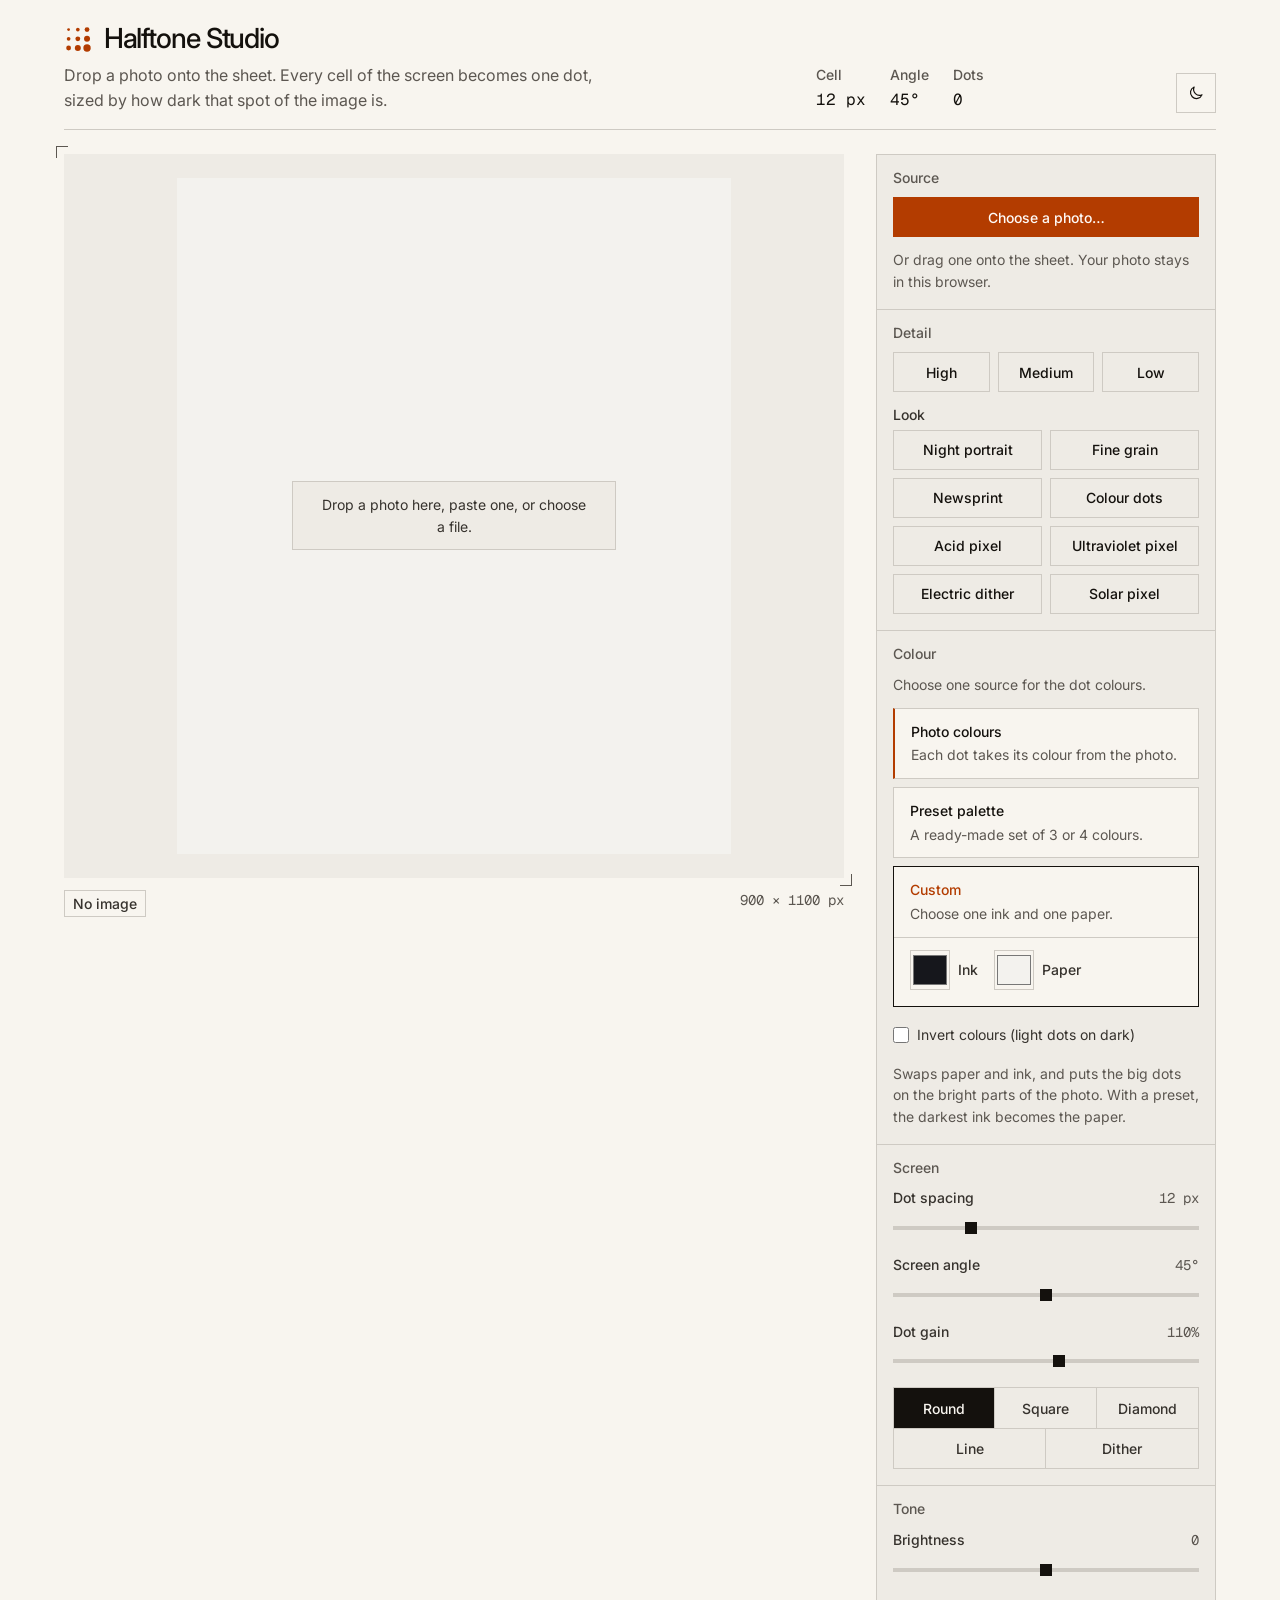
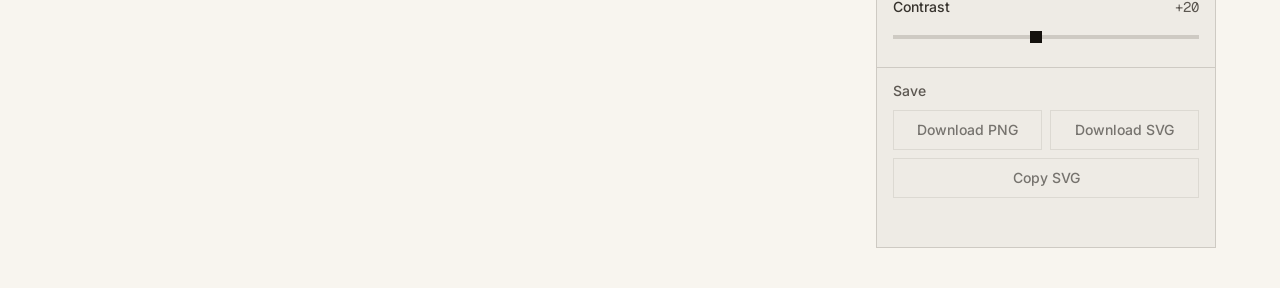
<file: index.html>
<!doctype html>
<html lang="en">
<head>
<meta charset="utf-8">
<meta name="viewport" content="width=device-width, initial-scale=1, viewport-fit=cover">

<title>Halftone Studio: create halftone images from your photos</title>
<meta name="description" content="Create halftone and dither images from your photos. Choose the dot screen, tone and ink, then save as PNG or SVG. Your photo never leaves your device.">
<link rel="canonical" href="https://makehalftone.pages.dev/">
<meta name="theme-color" content="#f8f5ef" media="(prefers-color-scheme: light)">
<meta name="theme-color" content="#030201" media="(prefers-color-scheme: dark)">
<meta name="color-scheme" content="dark light">
<meta name="referrer" content="strict-origin-when-cross-origin">

<link rel="icon" href="favicon.ico" sizes="32x32">
<link rel="icon" href="assets/icons/icon.svg" type="image/svg+xml">
<link rel="apple-touch-icon" href="assets/icons/apple-touch-icon.png">
<link rel="manifest" href="site.webmanifest">

<meta property="og:type" content="website">
<meta property="og:site_name" content="Halftone Studio">
<meta property="og:title" content="Halftone Studio: create halftone images from your photos">
<meta property="og:description" content="Create halftone and dither images from your photos in the browser. Choose the dot screen, tone and ink, then save as PNG or SVG.">
<meta property="og:url" content="https://makehalftone.pages.dev/">
<meta property="og:image" content="https://makehalftone.pages.dev/assets/img/og-image.png">
<meta property="og:image:width" content="1200">
<meta property="og:image:height" content="630">
<meta property="og:image:alt" content="Halftone Studio on a dark background beside a grid of orange dots that grow from small to large.">
<meta property="og:locale" content="en_US">
<meta name="twitter:card" content="summary_large_image">
<meta name="twitter:title" content="Halftone Studio: create halftone images from your photos">
<meta name="twitter:description" content="Create halftone and dither images from your photos in the browser. Choose the dot screen, tone and ink, then save as PNG or SVG.">
<meta name="twitter:image" content="https://makehalftone.pages.dev/assets/img/og-image.png">
<meta name="twitter:image:alt" content="Halftone Studio on a dark background beside a grid of orange dots that grow from small to large.">

<script type="application/ld+json">
{
  "@context": "https://schema.org",
  "@graph": [
    {
      "@type": "WebSite",
      "@id": "https://makehalftone.pages.dev/#website",
      "url": "https://makehalftone.pages.dev/",
      "name": "Halftone Studio",
      "description": "Create halftone and dither images from your photos in the browser.",
      "inLanguage": "en"
    },
    {
      "@type": "WebApplication",
      "@id": "https://makehalftone.pages.dev/#app",
      "url": "https://makehalftone.pages.dev/",
      "name": "Halftone Studio",
      "description": "Turn a photo into a halftone or dither image in the browser. Choose the dot screen, tone and ink, then save as PNG or SVG.",
      "applicationCategory": "MultimediaApplication",
      "operatingSystem": "Any (runs in a web browser)",
      "browserRequirements": "Requires JavaScript and HTML canvas support",
      "inLanguage": "en",
      "isPartOf": { "@id": "https://makehalftone.pages.dev/#website" }
    }
  ]
}
</script>

<link rel="preconnect" href="https://fonts.googleapis.com">
<link rel="preconnect" href="https://fonts.gstatic.com" crossorigin>
<link href="https://fonts.googleapis.com/css2?family=Geist+Mono:wght@400&family=Inter:wght@400;500&display=swap" rel="stylesheet">
<script src="assets/js/theme.js"></script>
<link rel="stylesheet" href="assets/css/tokens.css">
<link rel="stylesheet" href="assets/css/base.css">
<link rel="stylesheet" href="assets/css/styles.css">
<link rel="stylesheet" href="assets/css/app.css">
<script src="assets/js/app.js" defer></script>
<script data-goatcounter="https://makehalftone.goatcounter.com/count" async src="//gc.zgo.at/count.js"></script>
</head>
<body>
<a class="skip" href="#main">Skip to the tool</a>
<div class="container shell">
  <header class="bar">
    <div>
      <h1 class="logo"><svg class="mark" viewBox="0 0 24 24" fill="currentColor" aria-hidden="true"><circle cx="4" cy="4" r="1.2"/><circle cx="12" cy="4" r="1.6"/><circle cx="20" cy="4" r="2.1"/><circle cx="4" cy="12" r="1.6"/><circle cx="12" cy="12" r="2.1"/><circle cx="20" cy="12" r="2.6"/><circle cx="4" cy="20" r="2.1"/><circle cx="12" cy="20" r="2.6"/><circle cx="20" cy="20" r="3.2"/></svg>Halftone Studio</h1>
      <p class="lede">Drop a photo onto the sheet. Every cell of the screen becomes one dot, sized by how dark that spot of the image is.</p>
    </div>
    <button class="btn btn--theme" id="theme" type="button" aria-label="Switch to light mode" data-next="light">
      <svg class="i-sun" viewBox="0 0 24 24" width="18" height="18" fill="none" stroke="currentColor" stroke-width="1.6" stroke-linecap="round" aria-hidden="true"><circle cx="12" cy="12" r="4"/><path d="M12 2v2M12 20v2M4.9 4.9l1.4 1.4M17.7 17.7l1.4 1.4M2 12h2M20 12h2M4.9 19.1l1.4-1.4M17.7 6.3l1.4-1.4"/></svg>
      <svg class="i-moon" viewBox="0 0 24 24" width="18" height="18" fill="none" stroke="currentColor" stroke-width="1.6" stroke-linecap="round" stroke-linejoin="round" aria-hidden="true"><path d="M20 14.5A8 8 0 0 1 9.5 4 8 8 0 1 0 20 14.5z"/></svg>
    </button>
    <dl class="spec" id="spec" aria-label="Current screen">
      <div><dt>Cell</dt><dd id="specCell">12 px</dd></div>
      <div><dt>Angle</dt><dd id="specAngle">45°</dd></div>
      <div><dt>Dots</dt><dd id="specDots">0</dd></div>
    </dl>
  </header>

  <main class="main" id="main" tabindex="-1">
    <section class="stage" aria-label="Proof">
      <div class="well ticks drop" id="drop">
        <canvas id="out" width="900" height="1100" role="img" aria-label="Halftone render preview">Your browser does not support canvas, so the halftone preview cannot be shown.</canvas>
        <div class="empty" id="empty"><p>Drop a photo here, paste one, or choose a file.</p></div>
      </div>
      <div class="marks"><span class="tag" id="srcTag" data-state="empty">No image</span><span class="num" id="dims">900 × 1100 px</span></div>
    </section>

    <aside aria-label="Controls">
      <div class="group">
        <h2>Source</h2>
        <input type="file" id="file" accept="image/*" hidden>
        <button class="btn btn--primary" id="pick" type="button">Choose a photo…</button>
        <p class="hint">Or drag one onto the sheet. Your photo stays in this browser.</p>
      </div>

      <div class="group">
        <h2>Detail</h2>
        <div class="chips" id="detailChips" role="group" aria-label="Detail presets"></div>
        <div class="row"><span class="sublabel" id="lookLbl">Look</span><div class="looks" id="lookChips" role="group" aria-labelledby="lookLbl"></div></div>
      </div>

      <div class="group">
        <h2>Colour</h2>
        <p class="hint">Choose one source for the dot colours.</p>
        <div class="modes" role="radiogroup" aria-label="Colour source">
          <div class="mode mode--lead">
            <input type="radio" name="colorsrc" id="cs-photo" value="photo">
            <label for="cs-photo"><span class="mode-title">Photo colours</span><span class="mode-desc">Each dot takes its colour from the photo.</span></label>
            <div class="mode-body" id="mb-photo" hidden>
              <div class="colors"><label><input type="color" id="paperP" value="#f3f2ee"> Paper</label></div>
            </div>
          </div>
          <div class="mode">
            <input type="radio" name="colorsrc" id="cs-preset" value="preset">
            <label for="cs-preset"><span class="mode-title">Preset palette</span><span class="mode-desc">A ready-made set of 3 or 4 colours.</span></label>
            <div class="mode-body" id="mb-preset" hidden>
              <div class="mode-row">
                <label class="sublabel" for="palette">Palette</label>
                <button class="btn btn--icon" id="shuffle" type="button" aria-label="Shuffle colour order" title="Shuffle colour order">
                  <svg viewBox="0 0 24 24" width="16" height="16" fill="none" stroke="currentColor" stroke-width="1.6" stroke-linecap="round" stroke-linejoin="round" aria-hidden="true"><path d="M3 7h3.5c4 0 6 10 11 10H21M3 17h3.5c1.7 0 3-.9 4-2.2M13.5 9.2C14.6 7.9 15.9 7 17.5 7H21M18.5 4.5 21 7l-2.5 2.5M18.5 14.5 21 17l-2.5 2.5"/></svg>
                </button>
              </div>
              <div class="select"><select id="palette"></select></div>
              <div class="preview" id="palettePreview" role="img"></div>
            </div>
          </div>
          <div class="mode">
            <input type="radio" name="colorsrc" id="cs-custom" value="custom" checked>
            <label for="cs-custom"><span class="mode-title">Custom</span><span class="mode-desc">Choose one ink and one paper.</span></label>
            <div class="mode-body" id="mb-custom">
              <div class="colors">
                <label><input type="color" id="ink" value="#16171c"> Ink</label>
                <label><input type="color" id="paperC" value="#f3f2ee"> Paper</label>
              </div>
            </div>
          </div>
        </div>
        <label class="check"><input type="checkbox" id="invert"> Invert colours (light dots on dark)</label>
        <p class="hint">Swaps paper and ink, and puts the big dots on the bright parts of the photo. With a preset, the darkest ink becomes the paper.</p>
      </div>

      <div class="group">
        <h2>Screen</h2>
        <div class="row"><label for="cell">Dot spacing <output id="cellO"></output></label><input type="range" id="cell" min="3" max="40" value="12"></div>
        <div class="row"><label for="angle">Screen angle <output id="angleO"></output></label><input type="range" id="angle" min="0" max="90" value="45"></div>
        <div class="row"><label for="gain">Dot gain <output id="gainO"></output></label><input type="range" id="gain" min="50" max="160" value="110"></div>
        <div class="seg" role="radiogroup" aria-label="Dot shape">
          <input type="radio" name="shape" id="sh-c" value="circle" checked><label for="sh-c">Round</label>
          <input type="radio" name="shape" id="sh-s" value="square"><label for="sh-s">Square</label>
          <input type="radio" name="shape" id="sh-d" value="diamond"><label for="sh-d">Diamond</label>
          <input type="radio" name="shape" id="sh-l" value="line"><label for="sh-l">Line</label>
          <input type="radio" name="shape" id="sh-p" value="dither"><label for="sh-p">Dither</label>
        </div>
      </div>

      <div class="group">
        <h2>Tone</h2>
        <div class="row"><label for="bright">Brightness <output id="brightO"></output></label><input type="range" id="bright" min="-60" max="60" value="0"></div>
        <div class="row"><label for="contrast">Contrast <output id="contrastO"></output></label><input type="range" id="contrast" min="-50" max="100" value="20"></div>
      </div>

      <div class="group">
        <h2>Save</h2>
        <div class="btns">
          <button class="btn" type="button" id="png" disabled>Download PNG</button>
          <button class="btn" type="button" id="svg" disabled>Download SVG</button>
          <button class="btn btn--wide" type="button" id="copy" disabled>Copy SVG</button>
        </div>
        <p id="toast" role="status"></p>
        <div class="savebox" id="svgbox" hidden>
          <p class="hint">Copy didn’t go through here. Select all in the box below and copy it.</p>
          <textarea id="svgText" readonly aria-label="SVG source"></textarea>
        </div>
      </div>
    </aside>
  </main>
</div>
<noscript><p class="container noscript">Halftone Studio needs JavaScript to turn a photo into a halftone image.</p></noscript>

</body>
</html>
</file>
<file: assets/css/tokens.css>
:root {
  color-scheme: dark;
  --space-3xs: 2px; --space-2xs: 4px; --space-xs: 8px; --space-sm: 12px; --space-md: 16px; --space-lg: 24px; --space-xl: 40px; --space-3xl: 96px;
  --text-xs: 0.75rem; --text-sm: 0.875rem; --text-md: 1rem; --text-3xl: 2.074rem; --text-display: 1.728rem; --text-section: 1.2rem;
  --ease-out: cubic-bezier(0.16, 1, 0.3, 1);
  --dur-micro: 120ms;
  --container: 1440px; --gutter: 64px; --gap-columns: 32px; --z-raised: 10; --z-sticky-nav: 300;
  --color-paper: oklch(9% 0.008 75); --color-paper-2: oklch(12.5% 0.009 75); --color-paper-3: oklch(6.5% 0.007 75);
  --color-ink: oklch(94% 0.010 80); --color-ink-2: oklch(84% 0.011 80); --color-muted: oklch(68% 0.012 80);
  --color-rule: oklch(25% 0.010 78);
  --color-accent: oklch(72% 0.17 45); --color-accent-ink: oklch(10% 0.02 45); --color-focus: oklch(78% 0.15 45);
  --font-display: "Inter", ui-sans-serif, system-ui, sans-serif; --font-body: var(--font-display);
  --font-outlier: "Geist Mono", ui-monospace, monospace; --rule-hair: 1px;
  --tracking-display: -0.04em; --display-weight: 500;
}
@media (prefers-color-scheme: light) {
  :root:not([data-theme="dark"]) {
    color-scheme: light;
    --color-paper: oklch(97% 0.008 80); --color-paper-2: oklch(94% 0.009 80); --color-paper-3: oklch(99% 0.005 80);
    --color-ink: oklch(18% 0.010 75); --color-ink-2: oklch(32% 0.010 75); --color-muted: oklch(46% 0.012 75);
    --color-rule: oklch(84% 0.010 78);
    --color-accent: oklch(52% 0.17 45); --color-accent-ink: oklch(99% 0.008 45); --color-focus: oklch(50% 0.16 45);
  }
}
:root[data-theme="light"] {
  color-scheme: light;
  --color-paper: oklch(97% 0.008 80); --color-paper-2: oklch(94% 0.009 80); --color-paper-3: oklch(99% 0.005 80);
  --color-ink: oklch(18% 0.010 75); --color-ink-2: oklch(32% 0.010 75); --color-muted: oklch(46% 0.012 75);
  --color-rule: oklch(84% 0.010 78);
  --color-accent: oklch(52% 0.17 45); --color-accent-ink: oklch(99% 0.008 45); --color-focus: oklch(50% 0.16 45);
}
</file>
<file: assets/css/base.css>
*, *::before, *::after { box-sizing: border-box; }
html, body { overflow-x: clip; }
html { scrollbar-color: var(--color-muted) var(--color-paper); scroll-padding-top: var(--space-3xl); }
body { margin: 0; background: var(--color-paper); color: var(--color-ink); font-family: var(--font-body); font-size: var(--text-md); line-height: 1.55; -webkit-font-smoothing: antialiased; caret-color: var(--color-accent); }
::selection { background: color-mix(in oklab, var(--color-accent) 35%, transparent); color: var(--color-ink); }
:focus-visible { outline: 2px solid var(--color-focus); outline-offset: 2px; }
a { color: inherit; text-decoration-thickness: 1px; text-underline-offset: 0.16em; }
h1, h2 { margin: 0; font-family: var(--font-display); font-weight: var(--display-weight, 700); font-synthesis: none; letter-spacing: var(--tracking-display); line-height: 1.05; overflow-wrap: break-word; min-width: 0; text-wrap: balance; }
h1 { max-width: 20ch; font-size: var(--text-display); } h2 { max-width: 30ch; font-size: var(--text-section); }
p { margin: 0; text-wrap: pretty; }
p:not([class]) { max-width: 65ch; }
[hidden] { display: none !important; }
button, input, select, textarea { font: inherit; }
.container { width: 100%; max-width: var(--container); margin-inline: auto; padding-inline: var(--gutter); box-sizing: border-box; }
.num { font-variant-numeric: tabular-nums; }
@media (max-width: 60rem) { :root { --gutter: 24px; } }
@media (max-width: 40rem) { :root { --gutter: 16px; --gap-columns: 16px; } }
@media (prefers-reduced-motion: reduce) { *, *::before, *::after { animation-duration: 0.01ms !important; animation-iteration-count: 1 !important; transition-duration: 0.01ms !important; scroll-behavior: auto !important; } }
</file>
<file: assets/css/styles.css>
/* Hallmark · shape: app screen · genre: modern-minimal · theme: Rim (deal 2/3, seed browser-tool-turns-photo-ad29·c9245f0f·2026-10-22·r0) · redesign: full
 * nav: none, a title bar over one workspace · signature: the empty sheet that becomes the proof when a photo lands · states: empty, loaded, drag-over, copy fallback
 * axes: dark/grotesk-sans/warm · posture: committed · contrast: pass · v2.0.0 */
/* Hallmark · pre-emit critique: P3 H4 E4 S3 R5 V3 · weakest: P/S, a one-screen tool has little to argue; held it to a blank sheet, hairlines and mono readouts so the photo is the only colour */
.shell { padding-block: var(--space-lg) var(--space-xl); display: grid; gap: var(--space-lg); }
.bar { display: flex; flex-wrap: wrap; align-items: flex-end; justify-content: space-between; gap: var(--space-md); padding-block-end: var(--space-md); border-block-end: var(--rule-hair) solid var(--color-rule); }
.bar h1 { max-width: none; }
.logo, .brand a { display: inline-flex; align-items: center; gap: var(--space-sm); }
.mark { width: 1em; height: 1em; flex: none; color: var(--color-accent); }
.btn.btn--theme { order: 2; display: inline-grid; place-items: center; width: 40px; padding: 0; }
.btn--theme svg { grid-area: 1 / 1; }
.btn--theme[data-next="light"] .i-moon, .btn--theme[data-next="dark"] .i-sun { display: none; }
.lede { margin-block-start: var(--space-2xs); color: var(--color-muted); font-size: var(--text-md); max-width: 56ch; }
.spec { margin: 0; display: grid; grid-auto-flow: column; gap: var(--space-lg); }
.spec div { display: grid; gap: var(--space-3xs); }
.spec dt { font-size: var(--text-sm); font-weight: 500; color: var(--color-muted); }
.spec dd { margin: 0; font-family: var(--font-outlier); font-size: var(--text-md); font-variant-numeric: tabular-nums; color: var(--color-ink); }
.well { position: relative; background: var(--color-paper-2); }
.ticks::before, .ticks::after { content: ""; position: absolute; width: 12px; height: 12px; border: 0 solid var(--color-muted); pointer-events: none; z-index: var(--z-raised); }
.ticks::before { top: calc(-1 * var(--space-xs)); left: calc(-1 * var(--space-xs)); border-width: 1px 0 0 1px; }
.ticks::after { right: calc(-1 * var(--space-xs)); bottom: calc(-1 * var(--space-xs)); border-width: 0 1px 1px 0; }
.btn { min-height: 40px; padding: 0 var(--space-md); border: var(--rule-hair) solid var(--color-rule); border-radius: 0; background: transparent; color: var(--color-ink); font-weight: 500; font-size: var(--text-sm); cursor: pointer; transition: background-color var(--dur-micro) var(--ease-out), border-color var(--dur-micro) var(--ease-out), color var(--dur-micro) var(--ease-out); }
.btn:hover { border-color: var(--color-muted); background: var(--color-paper-3); }
.btn:active { background: var(--color-paper); }
.btn:disabled { opacity: 0.55; cursor: not-allowed; background: transparent; border-color: var(--color-rule); }
.btn--primary { background: var(--color-accent); border-color: var(--color-accent); color: var(--color-accent-ink); }
.btn--primary:hover { background: var(--color-accent); border-color: var(--color-ink); }
.btn--primary:active { background: var(--color-accent); border-color: var(--color-accent); opacity: 0.85; }
.skip { position: absolute; inset-inline-start: var(--space-md); inset-block-start: calc(-1 * var(--space-3xl)); z-index: var(--z-sticky-nav); padding: var(--space-xs) var(--space-md); background: var(--color-accent); color: var(--color-accent-ink); font-weight: 500; text-decoration: none; }
.skip:focus-visible { inset-block-start: var(--space-md); }
main:focus { outline: none; }
a.btn { display: inline-grid; place-items: center; text-decoration: none; }

@media (max-width: 60rem) {
  .spec { gap: var(--space-md); }
  .btn { min-height: 44px; }
  .btn.btn--theme { width: 44px; }
}
@media (max-width: 40rem) {
  .bar { align-items: flex-start; }
}
</file>
<file: assets/css/app.css>
.main { display: grid; grid-template-columns: minmax(0, 1fr) 340px; gap: var(--gap-columns); align-items: start; }
.stage { display: grid; gap: var(--space-sm); min-width: 0; }
.drop { display: grid; place-items: center; min-height: 320px; padding: var(--space-lg); outline: 1px solid transparent; outline-offset: -1px; }
.drop.over { outline-color: var(--color-accent); }
#out { display: block; max-width: 100%; max-height: calc(100dvh - 14rem); height: auto; }
.empty { position: absolute; inset: 0; display: grid; place-items: center; pointer-events: none; }
.empty p { max-width: 36ch; padding: var(--space-sm) var(--space-md); background: var(--color-paper-2); border: var(--rule-hair) solid var(--color-rule); color: var(--color-ink-2); font-size: var(--text-sm); text-align: center; }
.marks { display: flex; justify-content: space-between; flex-wrap: wrap; gap: var(--space-xs); font-size: var(--text-sm); color: var(--color-muted); }
.marks .num { font-family: var(--font-outlier); }
.tag { display: inline-block; padding: var(--space-3xs) var(--space-xs); border: var(--rule-hair) solid var(--color-rule); color: var(--color-ink-2); font-weight: 500; max-width: 100%; overflow: hidden; text-overflow: ellipsis; white-space: nowrap; }
.tag[data-state="loaded"] { border-color: var(--color-accent); color: var(--color-accent); }
aside { display: grid; align-content: start; background: var(--color-paper-2); border: var(--rule-hair) solid var(--color-rule); }
.group { display: grid; gap: var(--space-sm); padding: var(--space-md); border-block-start: var(--rule-hair) solid var(--color-rule); }
.group:first-child { border-block-start: 0; }
.group h2 { font-size: var(--text-sm); font-weight: 500; letter-spacing: 0; color: var(--color-muted); max-width: none; }
.row { display: grid; gap: var(--space-2xs); }
.row label { display: flex; justify-content: space-between; align-items: baseline; font-size: var(--text-sm); font-weight: 500; color: var(--color-ink-2); }
.row output { font-family: var(--font-outlier); font-size: var(--text-sm); font-weight: 400; color: var(--color-muted); font-variant-numeric: tabular-nums; }
input[type=range] { -webkit-appearance: none; appearance: none; width: 100%; height: 28px; margin: 0; background: transparent; cursor: pointer; }
input[type=range]::-webkit-slider-runnable-track { height: 4px; background: var(--color-rule); }
input[type=range]::-moz-range-track { height: 4px; background: var(--color-rule); }
input[type=range]::-webkit-slider-thumb { -webkit-appearance: none; width: 12px; height: 12px; margin-top: calc(-1 * var(--space-2xs)); border: 0; border-radius: 0; background: var(--color-ink); transition: background-color var(--dur-micro) var(--ease-out); }
input[type=range]::-moz-range-thumb { width: 12px; height: 12px; border: 0; border-radius: 0; background: var(--color-ink); transition: background-color var(--dur-micro) var(--ease-out); }
input[type=range]:hover::-webkit-slider-thumb { background: var(--color-accent); }
input[type=range]:hover::-moz-range-thumb { background: var(--color-accent); }
input[type=range]:active::-webkit-slider-thumb { background: var(--color-accent); }
input[type=range]:active::-moz-range-thumb { background: var(--color-accent); }
input[type=range]:focus-visible { outline: 2px solid var(--color-focus); outline-offset: 2px; }
.seg { position: relative; display: grid; grid-template-columns: repeat(6, minmax(0, 1fr)); border: var(--rule-hair) solid var(--color-rule); }
.seg input { position: absolute; opacity: 0; pointer-events: none; }
.seg label { display: grid; place-items: center; min-height: 40px; padding-inline: var(--space-2xs); font-size: var(--text-sm); font-weight: 500; color: var(--color-ink-2); cursor: pointer; border-inline-end: var(--rule-hair) solid var(--color-rule); transition: background-color var(--dur-micro) var(--ease-out), color var(--dur-micro) var(--ease-out); }
.seg label { grid-column: span 2; }
.seg label:nth-of-type(n+4) { grid-column: span 3; border-block-start: var(--rule-hair) solid var(--color-rule); }
.seg label:nth-of-type(3), .seg label:last-of-type { border-inline-end: 0; }
.seg label:hover { background: var(--color-paper-3); }
.seg input:checked + label { background: var(--color-ink); color: var(--color-paper); }
.seg input:focus-visible + label { outline: 2px solid var(--color-focus); outline-offset: -2px; }
.colors { display: flex; gap: var(--space-md); flex-wrap: wrap; align-items: center; }
.colors label { display: flex; align-items: center; gap: var(--space-xs); font-size: var(--text-sm); font-weight: 500; color: var(--color-ink-2); }
input[type=color] { width: 40px; height: 40px; padding: 0; border: var(--rule-hair) solid var(--color-rule); background: none; cursor: pointer; }
input[type=color]:hover { border-color: var(--color-muted); }
.check { display: flex; gap: var(--space-xs); align-items: center; min-height: 32px; font-size: var(--text-sm); color: var(--color-ink-2); cursor: pointer; }
input[type=checkbox] { width: 16px; height: 16px; margin: 0; accent-color: var(--color-accent); }
.btns { display: grid; grid-template-columns: 1fr 1fr; gap: var(--space-xs); }
.btn--wide { grid-column: 1 / -1; }
.hint { font-size: var(--text-sm); color: var(--color-muted); margin: 0; }
#toast { font-family: var(--font-outlier); font-size: var(--text-sm); color: var(--color-accent); min-height: 1.5em; margin: 0; }
.savebox { display: grid; gap: var(--space-xs); }
#svgText { width: 100%; height: 80px; padding: var(--space-xs); font-family: var(--font-outlier); font-size: var(--text-xs); background: var(--color-paper); color: var(--color-ink); border: var(--rule-hair) solid var(--color-rule); border-radius: 0; resize: vertical; }
.noscript { padding: var(--space-md); border: var(--rule-hair) solid var(--color-rule); color: var(--color-ink-2); }
.sublabel { font-size: var(--text-sm); font-weight: 500; color: var(--color-ink-2); }
.chips { display: grid; grid-template-columns: repeat(3, minmax(0, 1fr)); gap: var(--space-xs); }
.btn[aria-pressed="true"] { background: var(--color-paper-3); border-color: var(--color-ink); box-shadow: inset 0 0 0 1px var(--color-ink); }
.modes { display: grid; gap: var(--space-xs); }
.mode { position: relative; display: grid; border: var(--rule-hair) solid var(--color-rule); background: var(--color-paper); transition: border-color var(--dur-micro) var(--ease-out); }
.mode--lead { border-inline-start: 2px solid var(--color-accent); }
.mode input[type=radio] { position: absolute; opacity: 0; pointer-events: none; }
.mode label[for] { display: grid; gap: var(--space-3xs); padding: var(--space-sm) var(--space-md); cursor: pointer; }
.mode label[for]:hover { background: var(--color-paper-3); }
.mode[data-selected] { border-color: var(--color-ink); }
.mode input:checked + label .mode-title { color: var(--color-accent); }
.mode input:focus-visible + label { outline: 2px solid var(--color-focus); outline-offset: 2px; }
.mode-title { font-size: var(--text-sm); font-weight: 500; color: var(--color-ink); }
.mode-desc { font-size: var(--text-sm); color: var(--color-muted); }
.mode-body { display: grid; gap: var(--space-sm); padding: var(--space-sm) var(--space-md) var(--space-md); border-block-start: var(--rule-hair) solid var(--color-rule); }
.row[data-disabled] { opacity: 0.45; }
.row[data-disabled] input { cursor: not-allowed; }
.mode-row { display: flex; align-items: center; justify-content: space-between; gap: var(--space-sm); }
.btn.btn--icon { display: inline-grid; place-items: center; width: 32px; min-height: 32px; padding: 0; }
.select { position: relative; display: grid; }
.select::after { content: ""; position: absolute; inset-inline-end: var(--space-md); inset-block-start: 50%; width: 6px; height: 6px; border: solid var(--color-muted); border-width: 0 1px 1px 0; transform: translateY(-75%) rotate(45deg); pointer-events: none; }
.select:hover::after { border-color: var(--color-ink); }
select { -webkit-appearance: none; appearance: none; min-height: 40px; width: 100%; padding: 0 var(--space-xl) 0 var(--space-sm); border: var(--rule-hair) solid var(--color-rule); border-radius: 0; background: var(--color-paper-2); color: var(--color-ink); font-size: var(--text-sm); font-weight: 500; cursor: pointer; transition: border-color var(--dur-micro) var(--ease-out); }
select:hover { border-color: var(--color-muted); }
select:focus-visible { outline: 2px solid var(--color-focus); outline-offset: 2px; }
.preview { display: flex; border: var(--rule-hair) solid var(--color-rule); }
.preview span { flex: 1; height: 32px; }
.looks { display: grid; grid-template-columns: repeat(2, minmax(0, 1fr)); gap: var(--space-xs); }

@media (max-width: 60rem) {
  .main { grid-template-columns: minmax(0, 1fr); }
  .seg label, select { min-height: 44px; }
  .btn.btn--icon { width: 44px; min-height: 44px; }
}
@media (min-width: 60.0625rem) {
  .stage { position: sticky; inset-block-start: var(--space-lg); }
}
</file>
